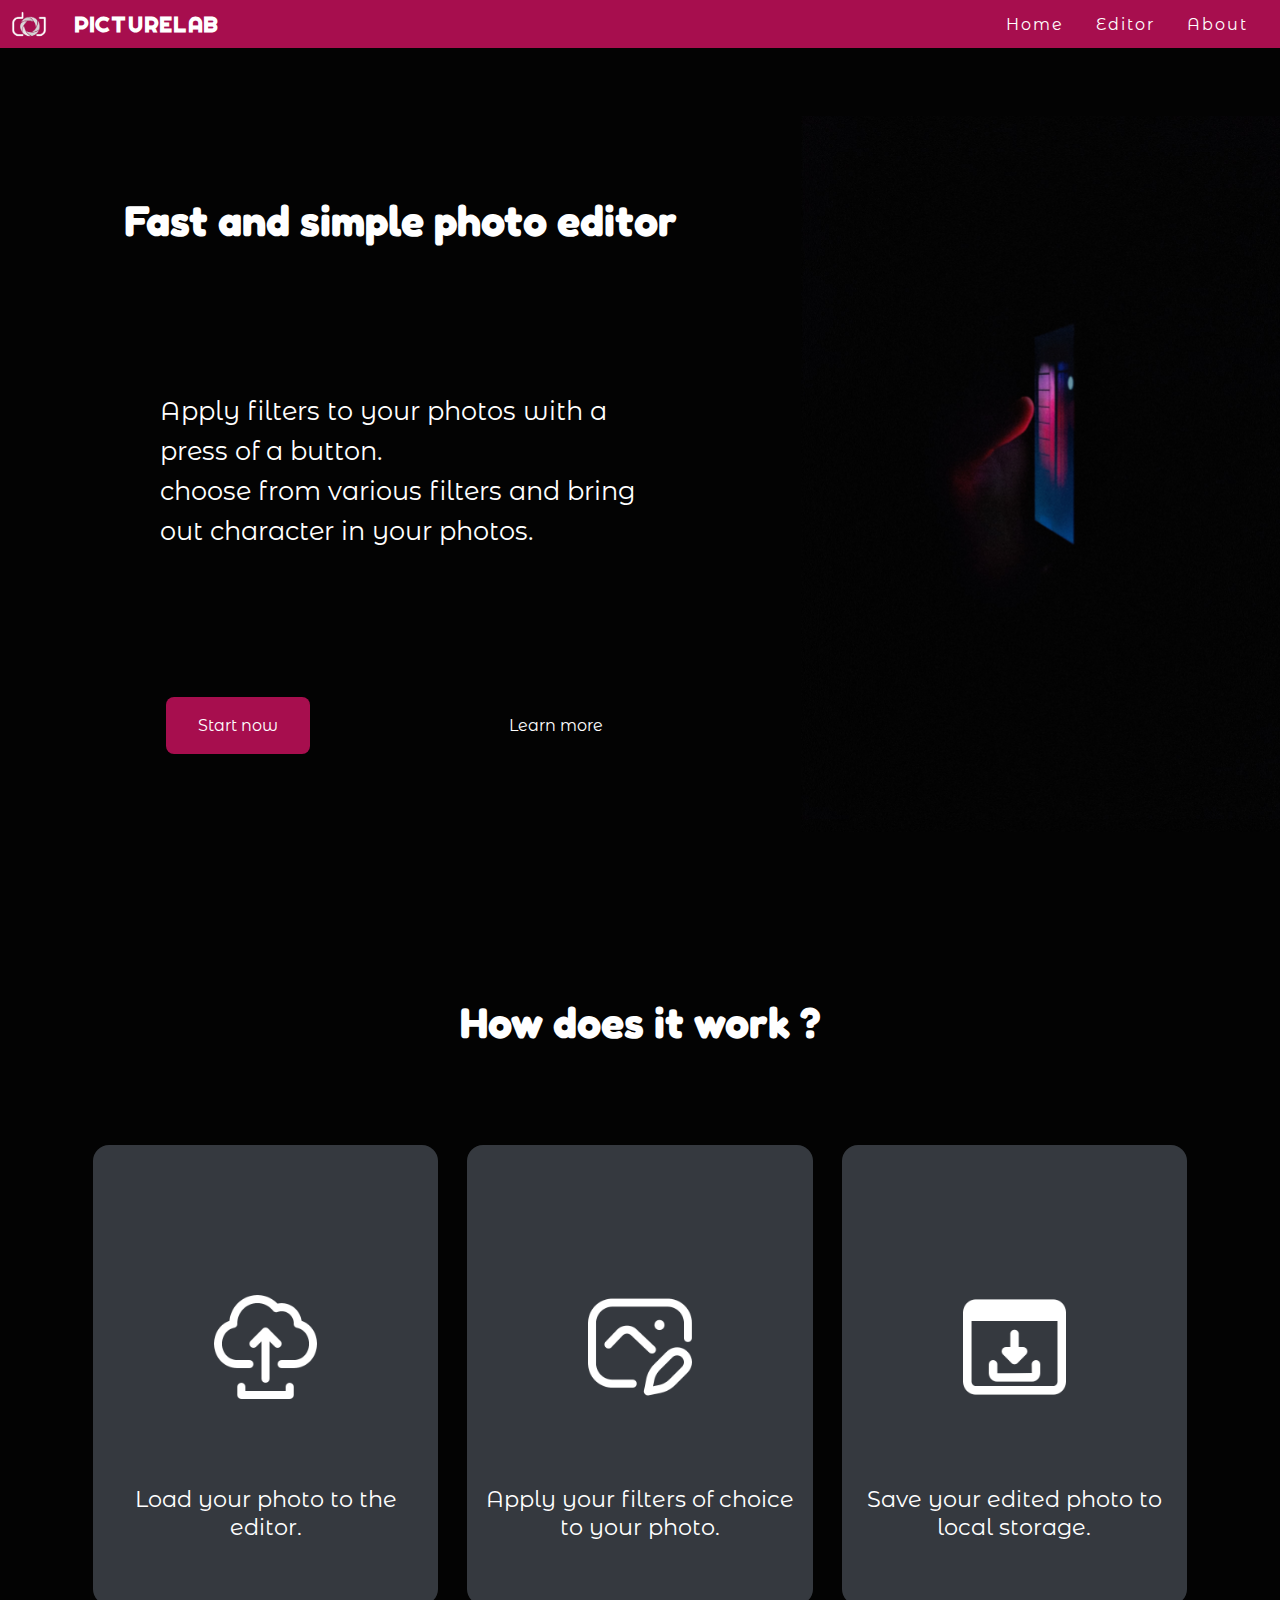
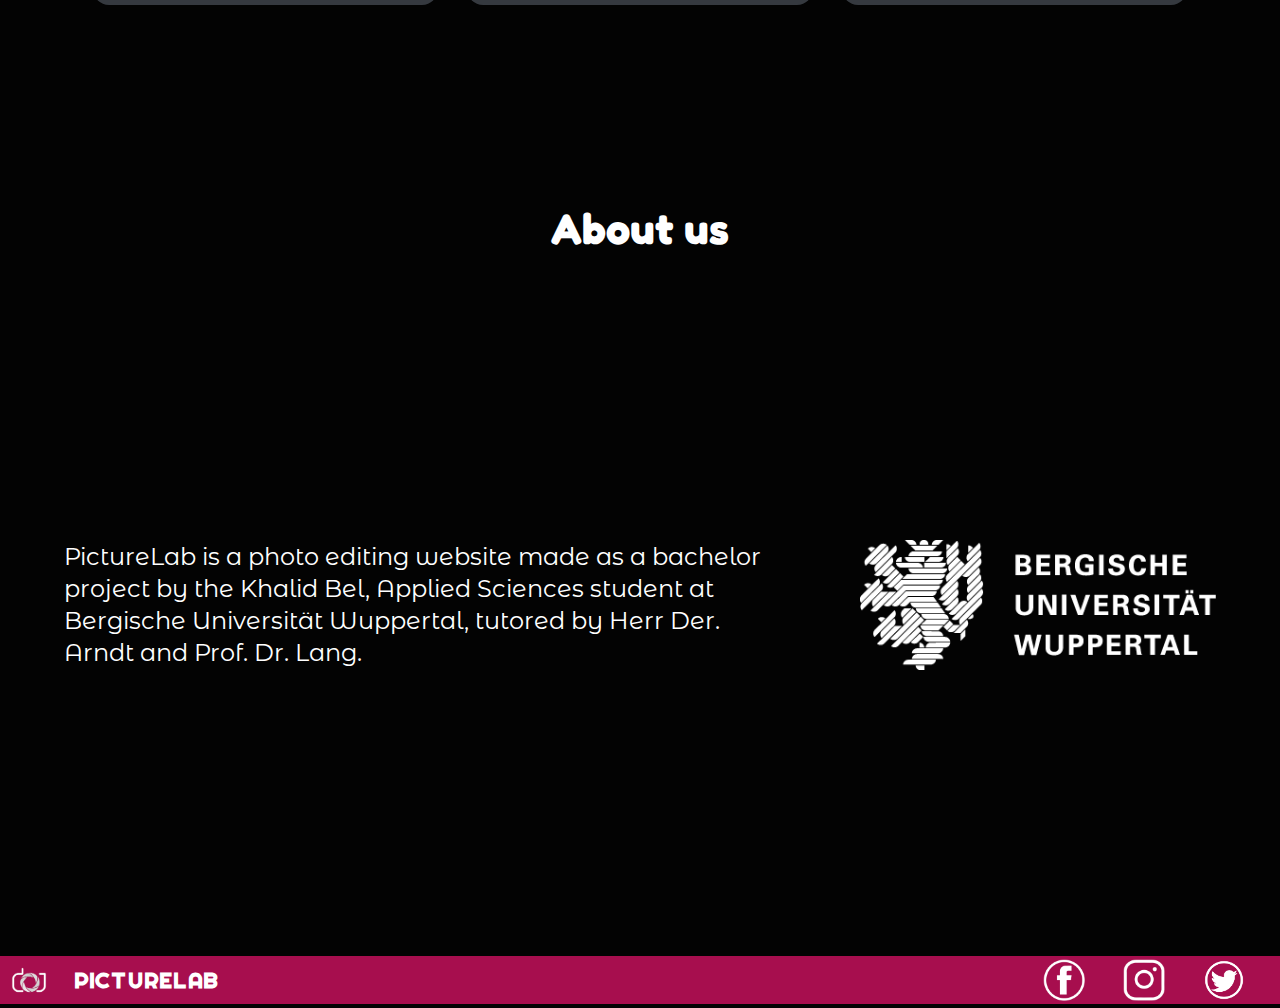
<file: index.html>
<!DOCTYPE html>
<html lang="en">
<head>
    <meta charset="UTF-8">
    <meta http-equiv="X-UA-Compatible" content="IE=edge">
    <meta name="viewport" content="width=device-width, initial-scale=1.0">
    <link rel="preconnect" href="https://fonts.googleapis.com">
    <link rel="preconnect" href="https://fonts.googleapis.com">
    <link rel="preconnect" href="https://fonts.gstatic.com" crossorigin>
    <link href="https://fonts.googleapis.com/css2?family=Montserrat+Alternates:wght@500&family=Righteous&display=swap" rel="stylesheet">
    <link href="https://fonts.googleapis.com/css2?family=Fredoka+One&display=swap" rel="stylesheet"> 
    <link href="styles.css" rel="stylesheet" >
    <title>PictureLab</title>
</head>
<body>
    <nav class="main-nav">
        <div class="app-info">
            <a href="#main-section" class="app-logo"><img src="./logo.png" alt="logo" class="app-logo-img"></a>
            <a href="#main-section" class="app-name"><h1 class="app-name-text">PICTURELAB</h1></a>
        </div>
        <div class="nav-links">
            <ul class="nav-links-list">
                <li class="nav-links-list-item"><a href="#main-section">Home</a></li>
                <li class="nav-links-list-item"><a href="./editor.html">Editor</a></li>
                <li class="nav-links-list-item"><a href="#about-section">About</a></li>
            </ul>
        </div>
    </nav>
    <section class="main-section" id="main-section">
        <div class="discription">
            <h1 class="section-title">Fast and simple photo editor</h1>
            <div class="main-text">
                <p>Apply filters to your photos with a press of a button.</br>
                choose from various filters and bring out character in your photos.</p>
            </div>
            <div class="button-grp">
                <a class="primary-btn" href="./editor.html">Start now</a>
                <a class="accent-btn" href="#demo-section">Learn more</a>
            </div>
        </div>
        <div class="main-img">
        </div>
    </section>
    <section class="demo-section" id="demo-section">
        <h1 class="section-title">How does it work ?</h1>
        <div class="card-container">
            <div class="card1">
                <div class="icon"></div>
                <p class="card-discription">Load your photo to the editor.</p>
            </div>
            <div class="card2">
                <div class="icon"></div>
                <p class="card-discription">Apply your filters of choice to your photo.</p>
            </div>
            <div class="card3">
                <div class="icon"></div>
                <p class="card-discription">Save your edited photo to local storage.</p>
            </div>
        </div>
    </section>
    <section class="about-section" id="about-section">
        <h1 class="section-title">About us</h1>
        <div class="about-container">
            <p class="about-discription">PictureLab is a photo editing website made as a bachelor project by the Khalid Bel, Applied Sciences student at Bergische Universität Wuppertal, tutored by Herr Der. Arndt and Prof. Dr. Lang.</p>
            <div class="uni-logo"></div>
        </div> 
    </section>
    <footer>
        <div class="app-info">
            <a href="#main-section" class="app-logo"><img src="./logo.png" alt="logo" class="app-logo-img"></a>
            <a href="#main-section" class="app-name"><h1 class="app-name-text">PICTURELAB</h1></a>
        </div>
        <div class="footer-links">
            <ul class="footer-links-list">
                <li class="footer-links-list-item"><a href="https://www.facebook.com"><img src="./fb_icon-icons.com_65434_inv.png" alt="Facebook" class="social-icon"></a></li>
                <li class="footer-links-list-item"><a href="https://www.instagram.com"><img src="./instagram_f_icon-icons.com_65485_inv.png" alt="instagram" class="social-icon"></a></li>
                <li class="footer-links-list-item"><a href="https://www.twitter.com"><img src="./twitter_icon-icons.com_26547_inv.png" alt="Twitter" class="social-icon"></a></li>
            </ul>
        </div>
    </footer>
    
    
</body>
</html>
</file>
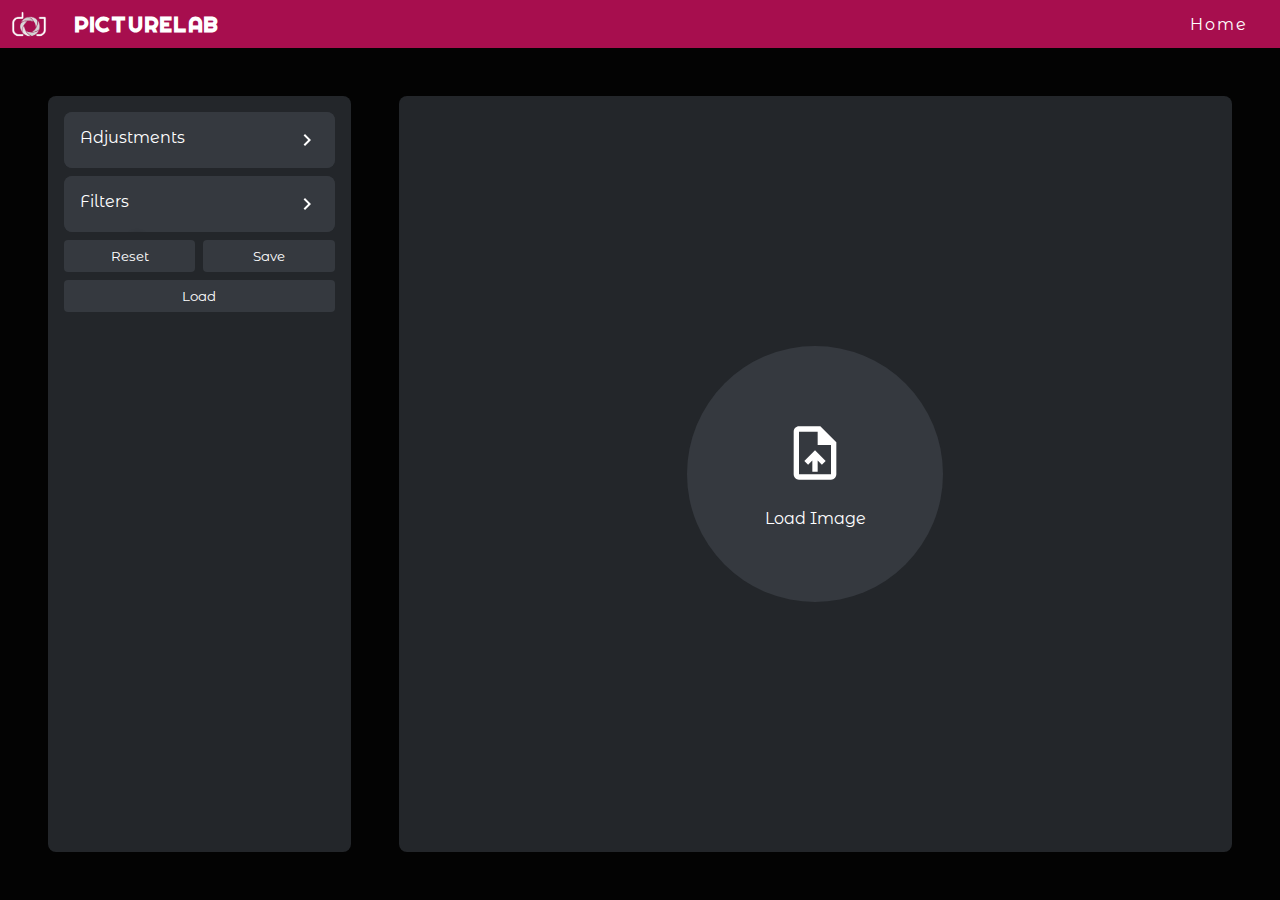
<file: editor.html>
<!DOCTYPE html>
<html lang="en">
<head>
    <meta charset="UTF-8">
    <meta http-equiv="X-UA-Compatible" content="IE=edge">
    <meta name="viewport" content="width=device-width, initial-scale=1.0">
    <link rel="preconnect" href="https://fonts.googleapis.com">
    <link rel="preconnect" href="https://fonts.googleapis.com">
    <link rel="preconnect" href="https://fonts.gstatic.com" crossorigin>
    <link href="https://fonts.googleapis.com/css2?family=Montserrat+Alternates:wght@500&family=Righteous&display=swap" rel="stylesheet">
    <link rel="stylesheet" href="editorstyles.css">
    <script src="index.js" defer></script>
    <script src="main.js" defer></script>
    <title>PictureLab</title>
</head>
<body>
    <nav class="main-nav">
        <div class="app-info">
            <a href="./index.html" class="app-logo"><img src="./logo.png" alt="logo" class="app-logo-img"></a>
            <a href="./index.html" class="app-name"><h1 class="app-name-text">PICTURELAB</h1></a>
        </div>
        <div class="nav-links">
            <ul class="nav-links-list">
                <li class="nav-links-list-item"><a href="./index.html">Home</a></li>
            </ul>
        </div>
    </nav>
    <main class="main-section">
        <div class="sidebar">
            
            <div class="sidebar-editing-list-container ">
                <div class="sidebar-editing-list" id="adjustments">
                    <div class="sidebar-editing-list-name">Adjustments</div>
                    <svg class="sidebar-editing-list-arrow" xmlns="http://www.w3.org/2000/svg" viewBox="0 0 24 24"  >
                        <path d="M0 0h24v24H0V0z" fill="none"/>
                        <path d="M10 6L8.59 7.41 13.17 12l-4.58 4.59L10 18l6-6-6-6z"/>
                    </svg>
                </div>
                <div class="editing-slider">
                    <div class="editing-slider-name">Brightness</div>
                    <input class="editing-slider-range" type="range" name="brightness" id="brightness" min='-100' max='100' step="1" value="0">
                </div>
                <div class="editing-slider">
                    <div class="editing-slider-name">Contrast</div>
                    <input class="editing-slider-range" type="range" name="contrast" id="contrast" min='-50' max='50' step="1" value="0">
                </div>
                <div class="editing-slider">
                    <div class="editing-slider-name">Saturation</div>
                    <input class="editing-slider-range" type="range" name="saturation" id="saturation" min='1' max='5' step="0.2" value="1">
                </div>
                <div class="editing-slider">
                    <div class="editing-slider-name">Temperature</div>
                    <input class="editing-slider-range" type="range" name="temperature" id="temperature" min='-30' max='30' step="0.3" value="0">
                </div>
                <div class="editing-slider">
                    <div class="editing-slider-name">Blur</div>
                    <input class="editing-slider-range" type="range" name="blur" id="blur"  min='0' max='5' step="0.2" value="0">
                </div>
                <div class="editing-slider">
                    <div class="editing-slider-name">Sharpness</div>
                    <input class="editing-slider-range" type="range" name="sharpness" id="sharpness"  min='0' max='5' step="0.2" value="0">
                </div>
            </div>
            <div class="sidebar-editing-list-container ">
                <div class="sidebar-editing-list"  id="filters">
                    <div class="sidebar-editing-list-name">Filters</div>
                    <svg class="sidebar-editing-list-arrow" xmlns="http://www.w3.org/2000/svg" viewBox="0 0 24 24">
                        <path d="M0 0h24v24H0V0z" fill="none"/>
                        <path d="M10 6L8.59 7.41 13.17 12l-4.58 4.59L10 18l6-6-6-6z"/>
                    </svg>
                    
                </div>
                <div class="editing-toggle">
                    <div class="editing-toggle-name">Sepia</div>
                    <div class="editing-toggle-container">
                        <label class="switch"><input id="sepia" type="checkbox" />    <div></div>
                        </label>
                    </div>
                </div>
                <div class="editing-toggle">
                    <div class="editing-toggle-name">Greyscale</div>
                    <div class="editing-toggle-container">
                        <label class="switch"><input id="greyscale" type="checkbox" />    <div></div>
                        </label>
                    </div>
                </div>
                <div class="editing-toggle">
                    <div class="editing-toggle-name">Invert</div>
                    <div class="editing-toggle-container">
                        <label class="switch"><input id="invert" type="checkbox" />    <div></div>
                        </label>
                    </div>
                </div>
                <div class="editing-toggle">
                    <div class="editing-toggle-name">Solarize</div>
                    <div class="editing-toggle-container">
                        <label class="switch"><input id="solarize" type="checkbox" />    <div></div>
                        </label>
                    </div>
                </div>
            </div>
            <div class="btn-group">
                <input type="button" id="reset" value="Reset">
                <input type="button" id="save" value="Save">
                <input type="button" id="load" value="Load">
            </div>

        </div>
        <div class="editor">
            <canvas class="editor-canvas no-display" id="canvas"></canvas>
            <label for="upload-file" class="editor-upload-button">
                <svg class="editor-upload-button-icon" xmlns="http://www.w3.org/2000/svg" enable-background="new 0 0 24 24" viewBox="0 0 24 24" >
                    <g><rect fill="none" height="24" width="24"/></g>
                    <g><g><path d="M14,2H6C4.9,2,4.01,2.9,4.01,4L4,20c0,1.1,0.89,2,1.99,2H18c1.1,0,2-0.9,2-2V8L14,2z M18,20H6V4h7v5h5V20z M8,15.01 l1.41,1.41L11,14.84V19h2v-4.16l1.59,1.59L16,15.01L12.01,11L8,15.01z"/></g></g>
                </svg>
                <div class="editor-upload-button-text">Load Image</div>
            </label>
            <input type="file" id="upload-file" >
        </div>
    </main>
    
</body>
</html>
</file>
<file: styles.css>
*,
*::before,
*::after {
    padding: 0;
    margin: 0;
    box-sizing: border-box;
    scroll-behavior: smooth;

}

:root {
    --background-color: #030303;
    --light-background-color: #23262A;
    --lighter-background-color: #35393F;
    --text-color: #FFFFFF;
    --primary-color: #A70E4E;
    --navbar-height: 3rem;
    --ff-primary: 'Montserrat Alternates', sans-serif;
    --ff-title: 'Fredoka One', cursive;
}



body {
    background-color: var(--background-color);
    color: var(--text-color);
    height: 100%;
}


nav {
    position: sticky;
    top: 0;
    width: 100%;
    height: var(--navbar-height);
    background-color: var(--primary-color);
    display: flex;
    justify-content: space-between;
    align-items: center;
}
.app-info {
    height: 100%;
    display: flex;
    align-items: center;
}
.app-logo {
    height: 100%;
}
.app-logo-img {
    height: 100%;
    width: auto;
}
.app-name {
    padding: 0 1rem;
    color: var(--text-color);
    font-family: 'Righteous', cursive;
    font-size: .7rem;
    letter-spacing: .125em;
    text-decoration: none;
}
.nav-links-list {
    display: flex;
    list-style: none;
    
}
.nav-links-list-item > a {
    padding-right: 2rem;
    color: var(--text-color);
    font-family: var(--ff-primary);
    font-size: 1rem;
    letter-spacing: .125em;
    text-decoration: none;
}

section {
    width: 100%;
    scroll-margin-top: var(--navbar-height);
    height: calc(100vh - var(--navbar-height));
    background-color: var(--background-color);

    display: flex;
    justify-content: center;
    align-items: center;
}

.discription {
    height: 100%;
    display: flex;
    flex-direction: column;
    justify-content: space-evenly;
    align-items: center;
}

.section-title {
    font-family: var(--ff-title);
    font-size: 2.7rem;
}

.main-text {
    max-width: 60%;
   font-family: var(--ff-primary);
   font-size: 1.6rem;
   line-height: 2.5rem;
}

.button-grp {
    display: flex;
    width: 100%;
    justify-content: space-evenly;
}

.button-grp > a {
    font-family: var(--ff-primary);
    color: var(--text-color);
    text-decoration: none;
    padding: 1.2em 2rem;
    border-radius: .5rem;
}

.primary-btn {
    background-color: var(--primary-color);
}

.main-img {
    display: block;
    width: 40%;
    height: 100%;
    
    background-image: url(./bg.jpg);
    background-size: 100%;
    background-position: center;
    background-repeat: no-repeat;
}

#demo-section {
    flex-direction: column;
    justify-content: space-evenly;
}
.card-container {
    
    height: 60%;
    width: 90%;
    margin-inline: 2rem;

    display: flex;
    justify-content: space-evenly;
}

.card1, .card2, .card3 {
    background-color: var(--lighter-background-color);
    width: 30%;
    height: 90%;
    border-radius: 1rem;


    display: flex;
    flex-direction: column;
    justify-content: center;
    align-items: center;
}

.card1 > .icon, .card2 > .icon, .card3> .icon {
    display: block;
    width: 30%;
    height: 60%;
    
    background-size: 100%;
    background-position: center;
    background-repeat: no-repeat;
}

.card1 > .icon {
    background-image: url(./upload-inv.png);
}

.card2 > .icon {
    background-image: url(./edit-image-inv.png);
}

.card3 > .icon {
    background-image: url(./direct-download-inv.png);
}

.card-container p {
    font-family: var(--ff-primary);
    font-size: 1.4rem;
    text-align: center;
    margin-inline: 0.5rem;
}

#about-section {
    height: calc(100vh - (2*var(--navbar-height)));
    flex-direction: column;
    justify-content: space-evenly;
}

.about-container {
    
    height: 75%;
    width: 90%;
    margin-inline: 2rem;

    display: flex;
    justify-content: space-evenly;
    align-items: center;
    gap: 5rem;
}

.about-discription {
    font-family: var(--ff-primary);
    font-size: 1.5rem;
    line-height: 2rem;
}

.uni-logo{
    display: block;
    width: 100%;
    height: 100%;
    
    background-image: url(./BUW_Logo-white.png);
    background-size: 100%;
    background-position: center;
    background-repeat: no-repeat;
}

footer {
    
    width: 100%;
    height: var(--navbar-height);
    background-color: var(--primary-color);
    
    display: flex;
    justify-content: space-between;
    align-items: center;
}

.footer-links {
    height: var(--navbar-height);
    display: flex;
    justify-content: flex-end;
}

.footer-links-list {
    height: 100%;
    list-style: none;
    display: flex;
    justify-content: flex-end;
    
}

.footer-links-list-item {
    height: 100%;
    width: auto;
    padding: 0.2rem;
}

.footer-links-list-item > a {
    height: 100%;
    padding-right: 2rem;
    color: var(--text-color);
    font-family: var(--ff-primary);
    font-size: 1rem;
    letter-spacing: .125em;
    text-decoration: none;
}

.footer-links-list-item img {
    height: 100%;
}
</file>
<file: editorstyles.css>
*,
*::before,
*::after {
    padding: 0;
    margin: 0;
    box-sizing: border-box;
}
:root {
    --background-color: #030303;
    --light-background-color: #23262A;
    --lighter-background-color: #35393F;
    --text-color: #FFFFFF;
    --primary-color: #A70E4E;
    --navbar-height: 3rem;
    --ff-primary: 'Montserrat Alternates', sans-serif;
}
.main-nav {
    width: 100%;
    height: var(--navbar-height);
    background-color: var(--primary-color);
    display: flex;
    justify-content: space-between;
    align-items: center;
}
.app-info {
    height: 100%;
    display: flex;
    align-items: center;
}
.app-logo {
    height: 100%;
}
.app-logo-img {
    height: 100%;
    width: auto;
}
.app-name {
    padding: 0 1rem;
    color: var(--text-color);
    font-family: 'Righteous', cursive;
    font-size: .7rem;
    letter-spacing: .125em;
    text-decoration: none;
}
.nav-links-list {
    display: flex;
    list-style: none;
    
}
.nav-links-list-item > a {
    padding-right: 2rem;
    color: var(--text-color);
    font-family: var(--ff-primary);
    font-size: 1rem;
    letter-spacing: .125em;
    text-decoration: none;
}
.main-section {
    width: 100%;
    height: calc(100vh - var(--navbar-height));
    background-color: var(--background-color);
    display: flex;
}
.sidebar {
    position: relative;
    width:28rem;
    height: calc( 100% - (3rem + var(--navbar-height)));
    margin: 3rem;
    padding: 0.5rem 1rem;
    background-color: var(--light-background-color);
    border-radius: .5rem;
    display: flex;
    flex-direction: column;
    justify-content: flex-start;
    align-items: center;
}
.sidebar-editing-list-container {
    display: block;
    position: relative;
    width: 100%;
    height: 3.5rem;
    background-color: var(--lighter-background-color);
    margin-top: .5rem;
    border-radius: .5rem;
    overflow: hidden;
    
    
    opacity: 1;
    
    
    transition: height 1s ease-in,
                margin 1s ease-in,
                padding 1s ease-in,
                overflow;
}
.sidebar-editing-list {
    width: 100%;
    height: 3.5rem;
    background-color: var(--lighter-background-color);
    border-radius: .5rem;
    display: flex;
    justify-content: space-between;
    align-items: flex-start;
    cursor: pointer;
}
.sidebar-editing-list-name {
    font-family: var(--ff-primary);
    color: var(--text-color);
    margin: 1rem;
    
    
}
.sidebar-editing-list-arrow {
    position: relative;;
    
    width: 1.5rem;
    height: 1.5rem;
    fill: var(--text-color);
    margin: 1rem;
}
.editing-slider, 
.editing-toggle {
    width: 100%;
    height: 1.5rem ;
    
}
.editing-slider {
    margin-block: 1.5rem;
}
.editing-toggle {
    display: flex;
    justify-content: flex-end;
    margin-bottom: 0.5rem;
}
.editing-slider-name, 
.editing-slider-range, 
.editing-toggle-name, 
.editing-toggle-container {
    opacity: 1;
    transition: height 1s ease-in,
                margin 1s ease-in,
                padding 1s ease-in;
}
.editing-slider-name, 
.editing-toggle-name {
    position: relative;
    
    font-family: var(--ff-primary);
    font-size: .7rem;
    color: var(--text-color);
    margin-inline: 1rem;
    margin-bottom: .5rem;
}
.editing-toggle-container label {
    margin: 0 0 0 auto;
}
.editing-slider-range {
    margin: 0 1rem;
}
.editing-slider-range, 
.editing-toggle-container{
    position: relative;
    display: block;
    width: calc(100% - 2rem);
}
.btn-group {
    width: 100%;
    margin-top: .5rem;
    display: grid;
    grid-template-columns: repeat(2, 1fr);
    gap: .5rem;
}
.btn-group > input[type=button] {
    color: var(--text-color);
    background-color: var(--lighter-background-color);
    border: none;
    border-radius: .25rem;
    font-family: var(--ff-primary);
    padding: .5rem 1.5rem;
    cursor: pointer;
}
.btn-group > input[type=button]:last-child {
    grid-column: span 2;
}
.editor {
    width: 100%;
    height: calc( 100% - calc(3rem + var(--navbar-height)));
    margin: 3rem;
    margin-left: 0;
    background-color: var(--light-background-color);
    border-radius: .5rem;
    display: flex;
    justify-content: center;
    align-items: center;
}

.editor-canvas {
    max-height: calc( 100% - calc(.5rem + var(--navbar-height)));

}

.editor-upload-button {
    position: relative;
    width: 16rem;
    height: 16rem;
    background-color: var(--lighter-background-color);
    border-radius: 50%;
    display: flex;
    flex-direction: column;
    justify-content: center;
    align-items: center;
}
.editor-upload-button-icon {
    width: 4rem;
    height: 4rem;
    fill: var(--text-color);
    margin-bottom: 1.5rem;
}
.editor-upload-button-text {
    font-family: var(--ff-primary);
    color: var(--text-color);
}
#upload-file {
    display: none;
}
/* utility classes */
.hidden {
    height: 0;
    padding: 0;
    margin: 0;
    
    
}
.open {
    height: 100%;
    margin-bottom: .5rem;
    padding-bottom: .5rem;
    overflow-y: hidden;
}
.no-display {
    display: none;
} 
/* slider styles */
input[type=range] {
    position: relative;
    display: block;
    width: calc(100% - 2rem);
    margin: 0 1rem;
    background-color: transparent;
    -webkit-appearance: none;
  }
  input[type=range]::-webkit-slider-runnable-track {
    background: #666666;
    border: 0;
    border-radius:.5rem;
    width: 100%;
    height: .25rem;
    cursor: pointer;
  }
  input[type=range]::-webkit-slider-thumb {
    margin-top: -.35rem;
    width: 1rem;
    height: 1rem;
    background: var(--lighter-background-color);
    border: .2rem solid #666666;
    border-radius: 50%;
    cursor: pointer;
    -webkit-appearance: none;
  }
  input[type=range]::-moz-range-track {
    background: #666666;
    border: 0;
    border-radius: .5rem;
    width: 100%;
    height: .25rem;
    cursor: pointer;
  }
  input[type=range]::-moz-range-thumb {
    width: 1rem;
    height: 1rem;
    background: var(--lighter-background-color);
    border: .2rem solid #666666;
    border-radius: 50%;
    cursor: pointer;
  }
  input[type=range]::-ms-track {
    background: transparent;
    border-color: transparent;
    border-width: .125rem 0;
    color: transparent;
    width: 100%;
    height: .25rem;
    cursor: pointer;
  }
  input[type=range]::-ms-thumb {
    width: 1rem;
    height: 1rem;
    background: var(--lighter-background-color);
    border: .2rem solid #666666;
    border-radius: 50%;
    cursor: pointer;
    margin-top: 0px;
  }
  
  /* Switch styles */
.switch input {
    position: absolute;
    opacity: 0;
  }
  
  .switch {
    display: inline-block;
    font-size: 1rem; 
    height: 1em;
    width: 2em;
    background: #BDB9A6;
    border-radius: 1em;
  }
  
  .switch div {
    height: 1em;
    width: 1em;
    border-radius: 1em;
    background: #FFF;
    box-shadow: 0 0.1em 0.3em rgba(0,0,0,0.3);
    
    transition: all 300ms;
  }
  
  .switch input:checked + div {
    transform: translate3d(100%, 0, 0);
  }
</file>
